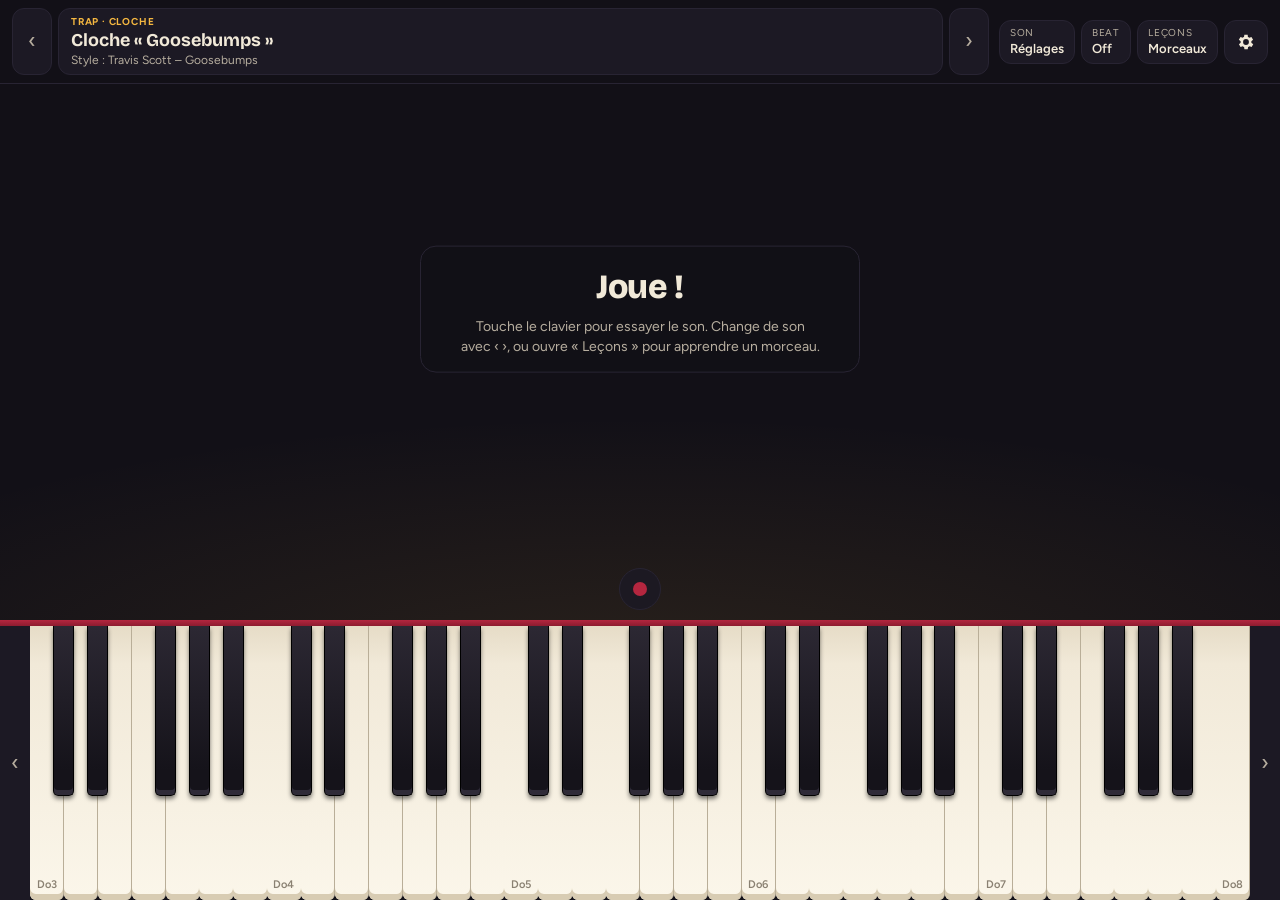
<file: index.html>
<!doctype html>
<html lang="fr">
<head>
<meta charset="utf-8">
<meta name="viewport" content="width=device-width, initial-scale=1, maximum-scale=1, user-scalable=no, viewport-fit=cover">
<title>Piano Magique</title>
<meta name="description" content="Plus de 100 sons inspirés de tubes à jouer sur un piano tactile. Gratuit, sans pub, sans achat.">
<meta name="theme-color" content="#121017">
<meta name="apple-mobile-web-app-capable" content="yes">
<meta name="mobile-web-app-capable" content="yes">
<meta name="apple-mobile-web-app-status-bar-style" content="black-translucent">
<meta name="apple-mobile-web-app-title" content="Piano Magique">
<link rel="manifest" href="manifest.webmanifest">
<link rel="icon" href="icons/icon.svg" type="image/svg+xml">
<link rel="apple-touch-icon" href="icons/icon-180.png">
<link rel="preconnect" href="https://fonts.googleapis.com">
<link rel="preconnect" href="https://fonts.gstatic.com" crossorigin>
<link rel="stylesheet" href="https://fonts.googleapis.com/css2?family=Bricolage+Grotesque:opsz,wght@12..96,500;12..96,700;12..96,800&family=Figtree:wght@400;500;600;700&display=swap">
<link rel="stylesheet" href="style.css">
</head>
<body>
<div id="app" class="mode-free">
  <header class="topbar">
    <div class="preset-nav">
      <button id="presetPrev" class="nav-btn" type="button" aria-label="Son précédent">‹</button>
      <button id="btnPreset" class="preset-btn" type="button" aria-haspopup="dialog">
        <span id="presetCat" class="preset-cat">Sons</span>
        <span id="presetName" class="preset-name">Choisis un son</span>
        <span id="presetRef" class="preset-ref">Bibliothèque de sons</span>
      </button>
      <button id="presetNext" class="nav-btn" type="button" aria-label="Son suivant">›</button>
    </div>
    <div class="tools">
      <button id="btnTweak" class="tool-btn" type="button" aria-haspopup="dialog">
        <span class="tool-label">Son</span><span class="tool-value">Réglages</span>
      </button>
      <button id="btnBeat" class="tool-btn" type="button" aria-haspopup="dialog">
        <span class="tool-label">Beat</span><span id="beatName" class="tool-value">Off</span>
      </button>
      <button id="btnLessons" class="tool-btn" type="button" aria-haspopup="dialog">
        <span class="tool-label">Leçons</span><span class="tool-value">Morceaux</span>
      </button>
      <button id="btnSettings" class="icon-btn" type="button" aria-label="Réglages" aria-haspopup="dialog">
        <svg viewBox="0 0 24 24" width="20" height="20" aria-hidden="true"><path fill="currentColor" d="M19.4 13a7.6 7.6 0 0 0 0-2l2.1-1.6-2-3.5-2.5 1a7.4 7.4 0 0 0-1.7-1L15 3.3h-4l-.4 2.6a7.4 7.4 0 0 0-1.7 1l-2.5-1-2 3.5L6.6 11a7.6 7.6 0 0 0 0 2l-2.1 1.6 2 3.5 2.5-1c.5.4 1.1.7 1.7 1l.4 2.6h4l.4-2.6c.6-.3 1.2-.6 1.7-1l2.5 1 2-3.5L19.4 13ZM13 15.5a3.5 3.5 0 1 1 0-7 3.5 3.5 0 0 1 0 7Z" transform="translate(-1 0)"/></svg>
      </button>
    </div>
  </header>

  <section id="stage" aria-label="Scène">
    <canvas id="fall"></canvas>
    <div id="lessonBar" class="lesson-bar" hidden>
      <div class="lesson-meta">
        <span class="tool-label">Leçon</span>
        <span id="songTitle" class="lesson-title"></span>
      </div>
      <nav class="modes" role="tablist" aria-label="Mode de leçon">
        <button type="button" role="tab" data-mode="magic" class="active" title="Chaque tap joue la note suivante">Magique</button>
        <button type="button" role="tab" data-mode="learn" title="Joue la touche dorée pour avancer">Apprendre</button>
        <button type="button" role="tab" data-mode="auto" title="Le morceau se joue tout seul">Écouter</button>
      </nav>
      <button id="btnQuitLesson" class="btn ghost small" type="button">Quitter</button>
    </div>
    <div id="hint" class="hint">
      <strong>Joue !</strong>
      <span></span>
    </div>
    <div class="hud" id="hud" hidden>
      <div class="progress" aria-hidden="true"><div id="progressBar"></div></div>
      <span id="counter" class="counter"></span>
    </div>
    <div class="transport">
      <button id="btnRestart" class="round-btn" type="button" aria-label="Recommencer">
        <svg viewBox="0 0 24 24" width="18" height="18" aria-hidden="true"><path fill="currentColor" d="M12 5V2L7 6l5 4V7a5 5 0 1 1-5 5H5a7 7 0 1 0 7-7Z"/></svg>
      </button>
      <button id="btnPlay" class="round-btn play" type="button" aria-label="Lecture">
        <svg class="i-play" viewBox="0 0 24 24" width="20" height="20" aria-hidden="true"><path fill="currentColor" d="M8 5v14l11-7z"/></svg>
        <svg class="i-pause" viewBox="0 0 24 24" width="20" height="20" aria-hidden="true"><path fill="currentColor" d="M7 5h4v14H7zm6 0h4v14h-4z"/></svg>
      </button>
      <label class="speed" for="speed">
        <span>Vitesse</span>
        <input id="speed" type="range" min="0.4" max="1.6" step="0.05" value="1">
        <output id="speedOut">100 %</output>
      </label>
      <button id="btnRec" class="round-btn rec" type="button" aria-label="Enregistrer">
        <span class="rec-dot" aria-hidden="true"></span>
      </button>
    </div>
    <div id="toast" class="toast" role="status" aria-live="polite"></div>
  </section>

  <section id="kbwrap" aria-label="Clavier">
    <div class="felt" aria-hidden="true"></div>
    <button id="octDown" class="oct-btn" type="button" aria-label="Octave plus grave">‹</button>
    <div id="keyboard"></div>
    <button id="octUp" class="oct-btn" type="button" aria-label="Octave plus aiguë">›</button>
  </section>
</div>

<!-- ======================= Panneaux ======================= -->
<div id="scrim" class="scrim" hidden></div>

<aside id="panelSound" class="panel wide" role="dialog" aria-modal="true" aria-labelledby="soundTitle" hidden>
  <header class="panel-head">
    <h2 id="soundTitle">Sons</h2>
    <button class="close" type="button" data-close aria-label="Fermer">✕</button>
  </header>
  <div class="panel-tools">
    <input id="soundSearch" class="search" type="search" placeholder="Artiste, morceau ou instrument : Travis, phonk, 808, flûte…" autocomplete="off">
    <div id="soundCats" class="chips" role="tablist"></div>
    <div id="soundBanks" class="chips" role="tablist" hidden></div>
    <p id="soundNote" class="note"></p>
  </div>
  <div id="soundList" class="sound-grid"></div>
</aside>

<aside id="panelTweak" class="panel" role="dialog" aria-modal="true" aria-labelledby="tweakTitle" hidden>
  <header class="panel-head">
    <h2 id="tweakTitle">Réglages du son</h2>
    <button class="close" type="button" data-close aria-label="Fermer">✕</button>
  </header>
  <div class="panel-body">
    <p id="tweakFor" class="note"></p>
    <div id="tweakSliders" class="tweaks"></div>
    <label class="check" for="twMono"><input id="twMono" type="checkbox"> Mono avec glissando (808, leads)</label>
    <div class="actions">
      <button id="twReset" class="btn ghost" type="button">Réinitialiser</button>
      <button id="twSave" class="btn" type="button">Enregistrer dans « Mes sons »</button>
    </div>
    <div id="twSaveRow" class="save-row" hidden>
      <label class="field" for="twName"><span>Nom de ton son</span><input id="twName" type="text"></label>
      <button id="twSaveOk" class="btn" type="button">Garder</button>
    </div>
  </div>
</aside>

<aside id="panelLibrary" class="panel" role="dialog" aria-modal="true" aria-labelledby="libTitle" hidden>
  <header class="panel-head">
    <h2 id="libTitle">Leçons</h2>
    <button class="close" type="button" data-close aria-label="Fermer">✕</button>
  </header>
  <div class="panel-tools">
    <p class="note">Apprends un morceau avec le son de ton choix : les notes tombent sur le clavier. En mode Magique, chaque tap joue la note suivante.</p>
    <input id="libSearch" class="search" type="search" placeholder="Rechercher un morceau…" autocomplete="off">
    <div id="libCats" class="chips" role="tablist"></div>
  </div>
  <ul id="libList" class="list"></ul>
  <footer class="panel-foot">
    <button id="btnImportMidi" class="btn" type="button">Importer un MIDI</button>
    <button id="btnNewSong" class="btn" type="button">Écrire un morceau</button>
    <button id="btnImportJson" class="btn ghost" type="button">Importer (.json)</button>
    <button id="btnExportJson" class="btn ghost" type="button">Exporter</button>
    <input id="fileMidi" type="file" accept=".mid,.midi,audio/midi,audio/x-midi" hidden>
    <input id="fileJson" type="file" accept=".json,application/json" hidden>
  </footer>
</aside>

<aside id="panelBeat" class="panel" role="dialog" aria-modal="true" aria-labelledby="beatTitle" hidden>
  <header class="panel-head">
    <h2 id="beatTitle">Beat</h2>
    <button class="close" type="button" data-close aria-label="Fermer">✕</button>
  </header>
  <div class="panel-body">
    <div id="beatStyles" class="beat-grid"></div>
    <label class="field" for="beatBpm"><span>Tempo</span>
      <input id="beatBpm" type="range" min="50" max="180" step="1" value="96"><output id="beatBpmOut">96 BPM</output></label>
    <label class="field" for="beatVol"><span>Volume du beat</span>
      <input id="beatVol" type="range" min="0" max="1" step="0.05" value="0.7"></label>
    <label class="check" for="beatSync"><input id="beatSync" type="checkbox" checked> Pendant une leçon, caler le tempo sur le morceau</label>
    <div id="beatSteps" class="steps" aria-hidden="true"></div>
  </div>
</aside>

<aside id="panelSettings" class="panel" role="dialog" aria-modal="true" aria-labelledby="setTitle" hidden>
  <header class="panel-head">
    <h2 id="setTitle">Réglages</h2>
    <button class="close" type="button" data-close aria-label="Fermer">✕</button>
  </header>
  <div class="panel-body">
    <label class="field" for="setVolume"><span>Volume général</span><input id="setVolume" type="range" min="0" max="1" step="0.01" value="0.85"></label>
    <label class="field" for="setKeySize"><span>Taille des touches</span><input id="setKeySize" type="range" min="26" max="70" step="1" value="34"></label>
    <label class="field" for="setTranspose"><span>Transposer</span><input id="setTranspose" type="range" min="-12" max="12" step="1" value="0"><output id="setTransposeOut">0</output></label>
    <fieldset class="field">
      <legend>Couleur des touches allumées</legend>
      <div id="keyColors" class="swatches"></div>
    </fieldset>
    <label class="check" for="setSustain"><input id="setSustain" type="checkbox"> Pédale de sustain</label>
    <label class="check" for="setLabels"><input id="setLabels" type="checkbox" checked> Noms des notes sur les touches</label>
    <label class="check" for="setSolfege"><input id="setSolfege" type="checkbox" checked> Do Ré Mi (au lieu de C D E)</label>
    <label class="check" for="setAnyOctave"><input id="setAnyOctave" type="checkbox" checked> Leçons : accepter la bonne note à n'importe quelle octave</label>
    <label class="check" for="setFall"><input id="setFall" type="checkbox" checked> Notes animées au-dessus du clavier</label>
    <button id="btnMidi" class="btn ghost" type="button">Connecter un clavier MIDI</button>
    <p class="note">Clavier MIDI : branche-le (ou connecte-le en Bluetooth) puis touche une note, puis touche « Connecter un clavier MIDI » (Chrome, Edge, Android). Clavier d'ordinateur : rangée A&nbsp;S&nbsp;D&nbsp;F… (Q&nbsp;S&nbsp;D&nbsp;F en AZERTY) = touches blanches, rangée du dessus = touches noires, flèches ← → = octave, ↑ ↓ = son suivant.</p>
    <p class="note">100&nbsp;% gratuit, sans publicité, sans compte. Les sons sont recréés par synthèse et s'inspirent des morceaux cités ; tes sons et morceaux restent sur ton appareil.</p>
  </div>
</aside>

<aside id="panelEditor" class="panel wide" role="dialog" aria-modal="true" aria-labelledby="edTitle" hidden>
  <header class="panel-head">
    <h2 id="edTitle">Écrire un morceau</h2>
    <button class="close" type="button" data-close aria-label="Fermer">✕</button>
  </header>
  <form id="edForm" class="panel-body" novalidate>
    <div class="row2">
      <label class="field" for="edName"><span>Titre</span><input id="edName" type="text" required placeholder="Mon morceau"></label>
      <label class="field" for="edArtist"><span>Artiste</span><input id="edArtist" type="text" placeholder="Moi"></label>
    </div>
    <div class="row2">
      <label class="field" for="edBpm"><span>Tempo (noires / min)</span><input id="edBpm" type="number" min="20" max="300" value="100"></label>
      <label class="field" for="edUnit"><span>Durée « 1 » =</span>
        <select id="edUnit"><option value="2">une croche</option><option value="4">une double-croche</option><option value="1">une noire</option></select></label>
    </div>
    <label class="field" for="edNotes"><span>Notes</span>
      <textarea id="edNotes" rows="7" spellcheck="false" placeholder="Mi4:1 Ré#4 Mi4 Ré#4 Mi4 Si3 Ré4 Do4 La3:2"></textarea></label>
    <p class="note">Une note = nom + octave : <code>C4</code> ou <code>Do4</code>, <code>F#5</code> ou <code>Fa#5</code>, <code>Bb3</code> ou <code>Sib3</code>. Accord : <code>C4+E4+G4</code>. Durée : <code>:2</code> (elle reste la même pour les notes suivantes). Silence : <code>-</code>. Astuce : le bouton ● enregistre ce que tu joues.</p>
    <p id="edError" class="error" role="alert"></p>
    <div class="actions">
      <button id="edPreview" class="btn ghost" type="button">Écouter</button>
      <button class="btn" type="submit">Enregistrer</button>
    </div>
  </form>
</aside>

<aside id="panelMidi" class="panel wide" role="dialog" aria-modal="true" aria-labelledby="midiTitle" hidden>
  <header class="panel-head">
    <h2 id="midiTitle">Importer un fichier MIDI</h2>
    <button class="close" type="button" data-close aria-label="Fermer">✕</button>
  </header>
  <form id="midiForm" class="panel-body" novalidate>
    <label class="field" for="midiName"><span>Titre</span><input id="midiName" type="text"></label>
    <label class="field" for="midiMelody"><span>Piste mélodie (celle que tu joues en tapant)</span><select id="midiMelody"></select></label>
    <fieldset class="field">
      <legend>Accompagnement (joué automatiquement entre tes taps)</legend>
      <div id="midiAcc" class="acc-list"></div>
    </fieldset>
    <label class="field" for="midiChord"><span>Notes max par tap</span>
      <select id="midiChord"><option value="1">1 (mélodie seule)</option><option value="2">2</option><option value="3" selected>3</option><option value="0">Toutes</option></select></label>
    <p class="note">Le fichier reste sur ton appareil.</p>
    <p id="midiError" class="error" role="alert"></p>
    <div class="actions">
      <button class="btn" type="submit">Créer la leçon</button>
    </div>
  </form>
</aside>

<aside id="panelSave" class="panel" role="dialog" aria-modal="true" aria-labelledby="saveTitle" hidden>
  <header class="panel-head">
    <h2 id="saveTitle">Enregistrement terminé</h2>
    <button class="close" type="button" data-close aria-label="Fermer">✕</button>
  </header>
  <form id="saveForm" class="panel-body" novalidate>
    <p id="saveInfo" class="note"></p>
    <label class="field" for="saveName"><span>Nom du morceau</span><input id="saveName" type="text" required></label>
    <div class="actions">
      <button id="saveDiscard" class="btn ghost" type="button">Supprimer</button>
      <button class="btn" type="submit">Garder</button>
    </div>
  </form>
</aside>

<aside id="panelConfirm" class="panel" role="dialog" aria-modal="true" aria-labelledby="confTitle" hidden>
  <header class="panel-head">
    <h2 id="confTitle">Supprimer ?</h2>
    <button class="close" type="button" data-close aria-label="Fermer">✕</button>
  </header>
  <div class="panel-body">
    <p id="confText" class="note"></p>
    <div class="actions">
      <button class="btn ghost" type="button" data-close>Annuler</button>
      <button id="confOk" class="btn danger" type="button">Supprimer</button>
    </div>
  </div>
</aside>

<script src="js/presets.js"></script>
<script src="js/songs.js"></script>
<script src="js/audio.js"></script>
<script src="js/midi.js"></script>
<script src="js/app.js"></script>
</body>
</html>
</file>
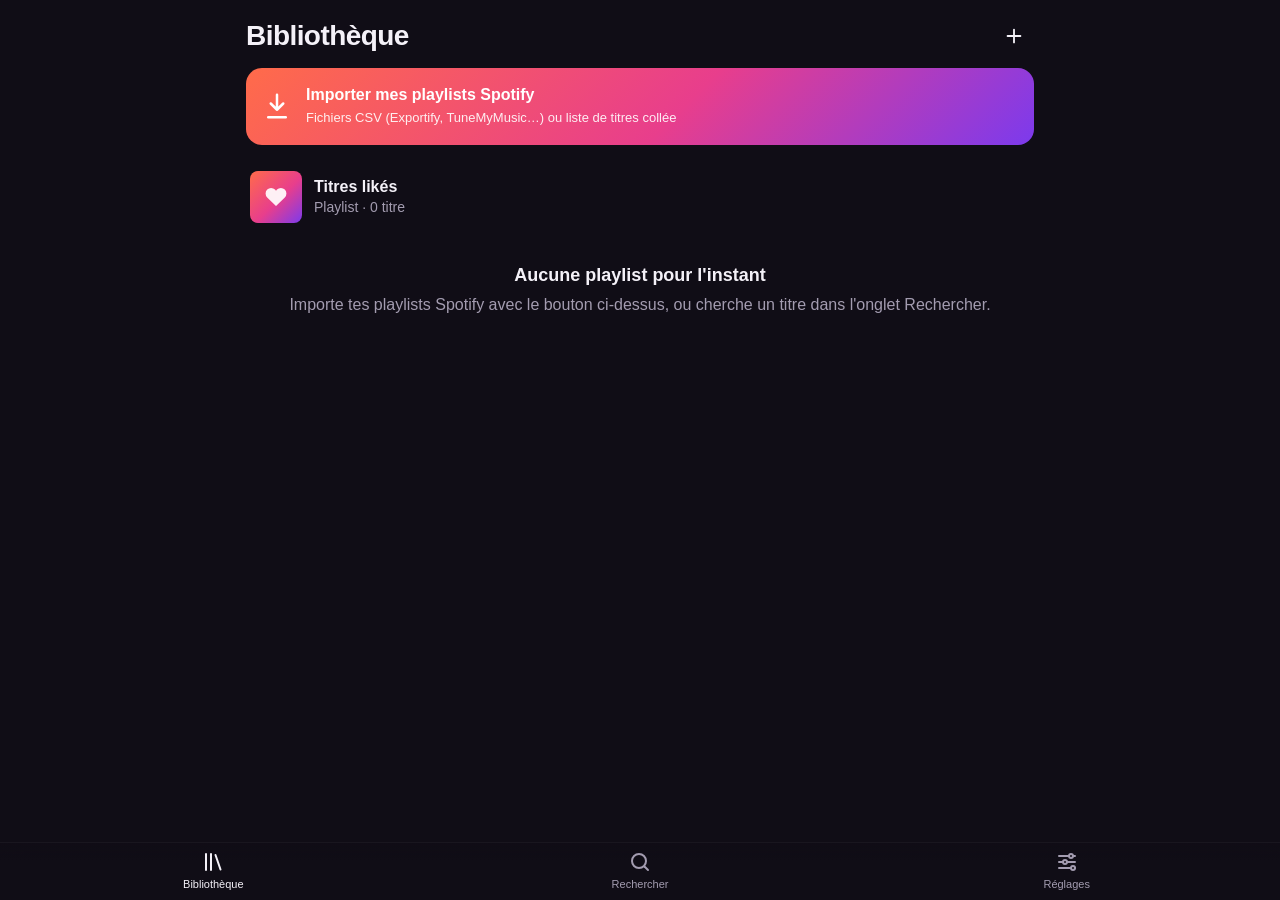
<file: zik/index.html>
<!doctype html>
<html lang="fr">
<head>
<meta charset="utf-8">
<meta name="viewport" content="width=device-width, initial-scale=1, maximum-scale=1, viewport-fit=cover">
<meta name="theme-color" content="#100d16">
<meta name="apple-mobile-web-app-capable" content="yes">
<meta name="apple-mobile-web-app-status-bar-style" content="black-translucent">
<meta name="apple-mobile-web-app-title" content="Zik">
<meta name="referrer" content="strict-origin-when-cross-origin">
<title>Zik</title>
<link rel="manifest" href="manifest.webmanifest">
<link rel="apple-touch-icon" href="icon-180.png">
<link rel="stylesheet" href="style.css">
</head>
<body>
<main id="view"></main>

<!-- Lecteur YouTube officiel : toujours visible (petit en bas, grand quand le lecteur est ouvert) -->
<div id="video-box" data-action="open-player"><div id="yt-player"></div></div>

<div id="mini" data-action="open-player">
  <div class="mini-video-slot"></div>
  <div class="mini-info">
    <div id="mini-title" class="ellipsis"></div>
    <div id="mini-artist" class="ellipsis muted"></div>
  </div>
  <button class="icon-btn" data-action="like-current" id="mini-like" aria-label="J'aime"></button>
  <button class="icon-btn" data-action="toggle-play" id="mini-play" aria-label="Lecture"></button>
  <button class="icon-btn" data-action="next" id="mini-next" aria-label="Suivant"></button>
  <div class="mini-progress"><div id="mini-bar"></div></div>
</div>

<nav id="tabs">
  <button data-action="tab" data-tab="library" class="tab"><span class="ti" data-icon="library"></span>Bibliothèque</button>
  <button data-action="tab" data-tab="search" class="tab"><span class="ti" data-icon="search"></span>Rechercher</button>
  <button data-action="tab" data-tab="settings" class="tab"><span class="ti" data-icon="settings"></span>Réglages</button>
</nav>

<section id="player" aria-hidden="true">
  <header class="player-head">
    <button class="icon-btn" data-action="close-player" aria-label="Fermer" data-icon="down"></button>
    <div class="player-src">
      <div class="muted small">EN COURS</div>
      <div id="player-src" class="ellipsis"></div>
    </div>
    <button class="icon-btn" data-action="show-queue" aria-label="File d'attente" data-icon="queue"></button>
  </header>
  <div class="player-video-slot"></div>
  <div class="player-body">
    <div class="player-info">
      <div class="player-text">
        <div id="pl-title" class="ellipsis"></div>
        <div id="pl-artist" class="ellipsis muted"></div>
      </div>
      <button class="icon-btn big" data-action="like-current" id="pl-like" aria-label="J'aime"></button>
    </div>
    <div class="seek">
      <input type="range" id="pl-seek" min="0" max="1000" value="0" step="1" aria-label="Position">
      <div class="times"><span id="pl-cur">0:00</span><span id="pl-status" class="muted"></span><span id="pl-dur">0:00</span></div>
    </div>
    <div class="controls">
      <button class="icon-btn" data-action="toggle-shuffle" id="pl-shuffle" aria-label="Aléatoire" data-icon="shuffle"></button>
      <button class="icon-btn big" data-action="prev" aria-label="Précédent" data-icon="prev"></button>
      <button class="play-btn" data-action="toggle-play" id="pl-play" aria-label="Lecture"></button>
      <button class="icon-btn big" data-action="next" aria-label="Suivant" data-icon="next"></button>
      <button class="icon-btn" data-action="toggle-repeat" id="pl-repeat" aria-label="Répéter" data-icon="repeat"></button>
    </div>
    <div class="player-extra">
      <button class="chip" data-action="choose-video-current">Pas la bonne vidéo ?</button>
      <button class="chip" data-action="add-current">Ajouter à une playlist</button>
    </div>
  </div>
</section>

<div id="sheet-backdrop" data-action="close-sheet"></div>
<div id="sheet" role="dialog" aria-modal="true">
  <div class="sheet-grip"></div>
  <div class="sheet-head"><h2 id="sheet-title"></h2><button class="icon-btn" data-action="close-sheet" aria-label="Fermer" data-icon="close"></button></div>
  <div id="sheet-body"></div>
</div>

<div id="banner"></div>
<div id="toast"></div>

<input type="file" id="file-csv" accept=".csv,.txt,text/csv,text/plain" multiple hidden>
<input type="file" id="file-json" accept=".json,application/json" hidden>
<script src="app.js"></script>
</body>
</html>
</file>
<file: style.css>
/* Concept : la scène d'un piano de concert — laque noire, touches ivoire,
   bande de feutre rouge au-dessus du clavier, notes qui s'allument en or. */
:root {
  --lacquer: #121017;      /* fond : laque noire légèrement violacée */
  --lacquer-2: #1c1924;    /* surfaces */
  --lacquer-3: #282433;    /* surfaces relevées, bordures */
  --ivory: #f1e9d8;        /* texte principal + touches blanches */
  --ivory-dim: #b7ae9f;    /* texte secondaire */
  --ebony: #15131a;        /* touches noires */
  --felt: #b4263f;         /* feutre rouge : accent principal */
  --gold: #f4b740;         /* notes jouées / à jouer */
  --teal: #47c2b1;         /* accompagnement automatique */
  --danger: #ff6b6b;
  --font-display: "Bricolage Grotesque", "Avenir Next", "Segoe UI", system-ui, sans-serif;
  --font-body: "Figtree", "Avenir Next", "Segoe UI", system-ui, -apple-system, sans-serif;
  --radius: 12px;
  --kb-h: clamp(150px, 36vh, 280px);
  --gutter-l: max(12px, env(safe-area-inset-left, 0px));
  --gutter-r: max(12px, env(safe-area-inset-right, 0px));
  color-scheme: dark;
}

* { box-sizing: border-box; }
[hidden] { display: none !important; }
html, body { height: 100%; }
body {
  margin: 0;
  background: var(--lacquer);
  color: var(--ivory);
  font-family: var(--font-body);
  font-size: 15px;
  line-height: 1.4;
  overflow: hidden;
  overscroll-behavior: none;
  -webkit-tap-highlight-color: transparent;
  -webkit-user-select: none;
  user-select: none;
  -webkit-touch-callout: none;
}
button, input, select, textarea { font: inherit; color: inherit; }
button { cursor: pointer; }
:focus-visible { outline: 2px solid var(--gold); outline-offset: 2px; }
code { font-family: ui-monospace, "SF Mono", Menlo, monospace; font-size: 0.92em; color: var(--gold); }

#app {
  height: 100%;
  display: flex;
  flex-direction: column;
  padding-top: env(safe-area-inset-top, 0px);
}

/* ---------------------------------------------------------- barre du haut */
.topbar {
  display: flex;
  flex-wrap: wrap;
  align-items: center;
  gap: 8px 10px;
  padding: 8px var(--gutter-r) 8px var(--gutter-l);
  background: var(--lacquer);
  border-bottom: 1px solid var(--lacquer-3);
  z-index: 2;
}
.preset-nav {
  display: flex;
  align-items: stretch;
  gap: 6px;
  flex: 1 1 280px;
  min-width: 0;
}
.nav-btn {
  flex: 0 0 40px;
  border-radius: var(--radius);
  border: 1px solid var(--lacquer-3);
  background: var(--lacquer-2);
  font-size: 22px;
  color: var(--ivory-dim);
}
.nav-btn:hover { color: var(--ivory); border-color: var(--ivory-dim); }
.preset-btn {
  flex: 1;
  min-width: 0;
  display: flex;
  flex-direction: column;
  align-items: flex-start;
  gap: 1px;
  padding: 6px 12px;
  background: var(--lacquer-2);
  border: 1px solid var(--lacquer-3);
  border-radius: var(--radius);
  text-align: left;
}
.preset-btn:hover { border-color: var(--ivory-dim); }
.preset-cat { font-size: 10px; letter-spacing: 0.08em; text-transform: uppercase; color: var(--gold); font-weight: 700; }
.preset-name, .preset-ref { max-width: 100%; white-space: nowrap; overflow: hidden; text-overflow: ellipsis; }
.preset-name { font-family: var(--font-display); font-weight: 700; font-size: 18px; line-height: 1.15; }
.preset-ref { font-size: 12px; color: var(--ivory-dim); }

.modes {
  display: flex;
  padding: 3px;
  background: var(--lacquer-2);
  border: 1px solid var(--lacquer-3);
  border-radius: var(--radius);
}
.modes button {
  border: 0;
  background: transparent;
  padding: 6px 11px;
  border-radius: 9px;
  font-weight: 600;
  font-size: 13px;
  color: var(--ivory-dim);
}
.modes button.active { background: var(--felt); color: var(--ivory); }

.tools { display: flex; gap: 6px; }
.tool-btn, .icon-btn {
  display: flex;
  flex-direction: column;
  align-items: flex-start;
  justify-content: center;
  padding: 5px 10px;
  min-height: 44px;
  background: var(--lacquer-2);
  border: 1px solid var(--lacquer-3);
  border-radius: var(--radius);
}
.icon-btn { align-items: center; width: 44px; padding: 0; }
.tool-btn:hover, .icon-btn:hover { border-color: var(--ivory-dim); }
.tool-label { font-size: 10px; letter-spacing: 0.08em; text-transform: uppercase; color: var(--ivory-dim); }
.tool-value { font-size: 13px; font-weight: 600; max-width: 130px; white-space: nowrap; overflow: hidden; text-overflow: ellipsis; }
.tool-btn.on { border-color: var(--gold); }

@media (max-width: 720px) {
  .preset-nav { flex-basis: 100%; }
  .tools { flex: 1 1 100%; }
  .tool-btn { flex: 1; }
  .tool-value { max-width: 100%; }
}
@media (max-height: 480px) and (orientation: landscape) {
  .topbar { flex-wrap: nowrap; padding-block: 5px; }
  .preset-nav { flex: 1 1 auto; }
  .preset-btn { padding-block: 3px; }
  .preset-name { font-size: 15px; }
  .preset-cat { display: none; }
  .tool-btn, .icon-btn { min-height: 38px; }
  .tool-label { display: none; }
  :root { --kb-h: clamp(120px, 44vh, 200px); }
}

/* ---------------------------------------------------------- scène */
#stage {
  position: relative;
  flex: 1;
  min-height: 90px;
  overflow: hidden;
  background:
    radial-gradient(120% 80% at 50% 110%, rgba(244, 183, 64, 0.10), transparent 60%),
    var(--lacquer);
  touch-action: none;
}
#fall { position: absolute; inset: 0; width: 100%; height: 100%; display: block; }
.hint {
  position: absolute;
  left: 50%; top: 42%;
  transform: translate(-50%, -50%);
  display: flex; flex-direction: column; align-items: center; gap: 6px;
  width: min(92%, 440px);
  padding: 16px 20px;
  border-radius: 16px;
  background: rgba(18, 16, 23, 0.82);
  border: 1px solid var(--lacquer-3);
  text-align: center;
  pointer-events: none;
  transition: opacity 0.3s;
  z-index: 1;
}
.hint strong { font-family: var(--font-display); font-weight: 800; font-size: clamp(22px, 5vw, 34px); letter-spacing: -0.01em; text-wrap: balance; }
.hint span { color: var(--ivory-dim); font-size: 14px; text-wrap: balance; }
.hint.gone { opacity: 0; }

.hud {
  position: absolute;
  top: 10px; left: var(--gutter-l); right: var(--gutter-r);
  display: flex; align-items: center; gap: 10px;
  pointer-events: none;
}
.progress { flex: 1; height: 4px; border-radius: 4px; background: var(--lacquer-3); overflow: hidden; }
#progressBar { height: 100%; width: 0; background: var(--gold); transition: width 0.15s; }
.counter { font-size: 12px; color: var(--ivory-dim); font-variant-numeric: tabular-nums; min-width: 64px; text-align: right; }

.transport {
  position: absolute;
  left: var(--gutter-l); right: var(--gutter-r); bottom: 10px;
  display: flex; align-items: center; justify-content: center; gap: 10px;
  pointer-events: none;
}
.transport > * { pointer-events: auto; }
.round-btn {
  width: 42px; height: 42px;
  display: grid; place-items: center;
  border-radius: 50%;
  background: rgba(28, 25, 36, 0.85);
  border: 1px solid var(--lacquer-3);
}
.round-btn:hover { border-color: var(--ivory-dim); }
.round-btn.play { width: 50px; height: 50px; background: var(--ivory); color: var(--lacquer); border-color: var(--ivory); }
.round-btn .i-pause { display: none; }
.round-btn.playing .i-play { display: none; }
.round-btn.playing .i-pause { display: block; }
.rec-dot { width: 14px; height: 14px; border-radius: 50%; background: var(--felt); }
.round-btn.rec.recording { border-color: var(--felt); animation: pulse 1s infinite; }
.round-btn.rec.recording .rec-dot { border-radius: 3px; background: var(--danger); }
@keyframes pulse { 50% { box-shadow: 0 0 0 6px rgba(180, 38, 63, 0.35); } }
.speed {
  display: flex; align-items: center; gap: 8px;
  padding: 6px 12px; border-radius: 999px;
  background: rgba(28, 25, 36, 0.85); border: 1px solid var(--lacquer-3);
  font-size: 12px; color: var(--ivory-dim);
}
.speed input { width: 90px; }
.speed output { font-variant-numeric: tabular-nums; min-width: 40px; color: var(--ivory); }

/* boutons visibles selon le mode */
.transport > * { display: none !important; }
.mode-free #btnRec { display: grid !important; }
.mode-magic #btnRestart, .mode-learn #btnRestart, .mode-auto #btnRestart, .mode-auto #btnPlay { display: grid !important; }
.mode-auto .speed, .mode-learn .speed { display: flex !important; }

.lesson-bar {
  position: absolute;
  top: 8px; left: var(--gutter-l); right: var(--gutter-r);
  display: flex; align-items: center; gap: 8px; flex-wrap: wrap;
  z-index: 2;
}
.lesson-meta { display: flex; flex-direction: column; min-width: 0; flex: 1 1 120px; }
.lesson-title { font-family: var(--font-display); font-weight: 700; font-size: 15px; white-space: nowrap; overflow: hidden; text-overflow: ellipsis; }
.btn.small { padding: 7px 12px; font-size: 13px; }
.hud { top: auto; bottom: 64px; }

.toast {
  position: absolute; left: 50%; top: 26px; transform: translate(-50%, -8px);
  max-width: min(92%, 460px);
  padding: 8px 14px; border-radius: 999px;
  background: var(--ivory); color: var(--lacquer);
  font-weight: 600; font-size: 14px; text-align: center;
  opacity: 0; pointer-events: none; transition: opacity 0.2s, transform 0.2s;
  z-index: 3;
}
.toast.show { opacity: 1; transform: translate(-50%, 0); }

/* ---------------------------------------------------------- clavier */
#kbwrap {
  position: relative;
  height: calc(var(--kb-h) + env(safe-area-inset-bottom, 0px));
  padding-bottom: env(safe-area-inset-bottom, 0px);
  padding-left: env(safe-area-inset-left, 0px);
  padding-right: env(safe-area-inset-right, 0px);
  display: flex;
  background: var(--ebony);
  border-top: 6px solid var(--felt);
}
.felt { position: absolute; left: 0; right: 0; top: -6px; height: 6px; background: linear-gradient(var(--felt), #8d1c30); pointer-events: none; }
.oct-btn {
  flex: 0 0 30px;
  border: 0;
  background: var(--lacquer-2);
  color: var(--ivory-dim);
  font-size: 22px;
}
.oct-btn:hover { color: var(--ivory); }
#keyboard {
  position: relative;
  flex: 1;
  min-width: 0;
  touch-action: none;
  overflow: hidden;
}
.key {
  position: absolute;
  top: 0;
  display: flex; align-items: flex-end; justify-content: center;
  padding-bottom: 8px;
  font-size: 11px; font-weight: 600;
  pointer-events: none; /* les touches sont détectées par géométrie */
}
.key.white {
  height: 100%;
  background: linear-gradient(180deg, #e6dcc7 0%, var(--ivory) 14%, #fbf6ea 100%);
  border-right: 1px solid #b9ae98;
  border-radius: 0 0 6px 6px;
  color: #8a8172;
  box-shadow: inset 0 -6px 0 #d8ccb3;
}
.key.black {
  height: 62%;
  z-index: 2;
  background: linear-gradient(180deg, #2c2833 0%, var(--ebony) 85%);
  border: 1px solid #000;
  border-top: 0;
  border-radius: 0 0 5px 5px;
  box-shadow: inset 0 -5px 0 #2f2b38, 0 3px 4px rgba(0, 0, 0, 0.5);
  color: #8f879c;
  font-size: 9px;
}
.key.white.down { background: linear-gradient(180deg, #d9cdb3, #efe4cc); box-shadow: inset 0 -2px 0 #cdbfa3; }
.key.black.down { background: #0c0b0f; box-shadow: inset 0 -2px 0 #2f2b38; }
.key.lit.white { background: linear-gradient(180deg, #f7d27a, var(--gold)); color: #4a3200; box-shadow: inset 0 -4px 0 #c98f1d, 0 0 18px rgba(244, 183, 64, 0.6); }
.key.lit.black { background: linear-gradient(180deg, #ffd27a, #d99a1f); color: #3a2700; box-shadow: 0 0 16px rgba(244, 183, 64, 0.6); }
.key.acc.white { background: linear-gradient(180deg, #a6e9df, var(--teal)); color: #053a33; }
.key.acc.black { background: linear-gradient(180deg, #7fe0d2, #2b9f90); color: #053a33; }
.key.next.white { box-shadow: inset 0 -6px 0 var(--gold), inset 0 0 0 3px var(--gold); color: #8a5a00; }
.key.next.black { box-shadow: inset 0 0 0 3px var(--gold); }
.key.wrong.white { background: linear-gradient(180deg, #ffb3b3, var(--danger)); }
.key.wrong.black { background: var(--danger); }
.hide-labels .key span { display: none; }

/* ---------------------------------------------------------- panneaux */
.scrim { position: fixed; inset: 0; background: rgba(5, 4, 8, 0.6); z-index: 20; }
.panel {
  position: fixed;
  top: 0; right: 0; bottom: 0;
  width: min(440px, 100%);
  display: flex; flex-direction: column;
  background: var(--lacquer-2);
  border-left: 1px solid var(--lacquer-3);
  z-index: 21;
  padding-top: env(safe-area-inset-top, 0px);
  padding-bottom: env(safe-area-inset-bottom, 0px);
  padding-right: env(safe-area-inset-right, 0px);
  -webkit-user-select: text; user-select: text;
  animation: slide 0.22s ease-out;
}
.panel.wide { width: min(680px, 100%); }
@keyframes slide { from { transform: translateX(24px); opacity: 0; } }
@media (prefers-reduced-motion: reduce) { .panel { animation: none; } .round-btn.rec.recording { animation: none; } }
.panel-head {
  display: flex; align-items: center; justify-content: space-between; gap: 12px;
  padding: 14px 16px 10px;
}
.panel-head h2 { margin: 0; font-family: var(--font-display); font-weight: 800; font-size: 24px; letter-spacing: -0.01em; }
.close { width: 40px; height: 40px; border-radius: 50%; border: 1px solid var(--lacquer-3); background: transparent; }
.panel-tools { padding: 0 16px 10px; display: flex; flex-direction: column; gap: 10px; }
.panel-body { padding: 4px 16px 20px; display: flex; flex-direction: column; gap: 14px; overflow-y: auto; }
.panel-foot { padding: 12px 16px; display: flex; flex-wrap: wrap; gap: 8px; border-top: 1px solid var(--lacquer-3); }
.search {
  width: 100%;
  padding: 11px 14px;
  border-radius: var(--radius);
  border: 1px solid var(--lacquer-3);
  background: var(--lacquer);
}
.chips { display: flex; gap: 6px; overflow-x: auto; padding-bottom: 2px; scrollbar-width: none; }
.chips::-webkit-scrollbar { display: none; }
.chip {
  flex: 0 0 auto;
  padding: 6px 12px;
  border-radius: 999px;
  border: 1px solid var(--lacquer-3);
  background: transparent;
  font-size: 13px; font-weight: 600; color: var(--ivory-dim);
}
.chip.active { background: var(--ivory); color: var(--lacquer); border-color: var(--ivory); }
.note { margin: 0; font-size: 13px; color: var(--ivory-dim); }
.error { margin: 0; font-size: 13px; color: var(--danger); min-height: 1em; }

.list { list-style: none; margin: 0; padding: 0 8px 12px; overflow-y: auto; flex: 1; }
.list li { display: flex; align-items: center; gap: 4px; border-radius: 10px; }
.list li.current { background: var(--lacquer-3); }
.list .pick {
  flex: 1; min-width: 0;
  display: flex; flex-direction: column; align-items: flex-start;
  padding: 10px 10px;
  border: 0; background: transparent; text-align: left; border-radius: 10px;
}
.list .pick:hover { background: var(--lacquer-3); }
.list .t { font-weight: 600; white-space: nowrap; overflow: hidden; text-overflow: ellipsis; max-width: 100%; }
.list .a { font-size: 12px; color: var(--ivory-dim); }
.list .mini {
  width: 36px; height: 36px; flex: 0 0 36px;
  border: 0; background: transparent; border-radius: 50%;
  color: var(--ivory-dim); font-size: 16px;
}
.list .mini:hover { background: var(--lacquer-3); color: var(--ivory); }
.list .mini.fav { color: var(--gold); }
.list .empty { padding: 24px 12px; color: var(--ivory-dim); text-align: center; display: block; }

.sound-grid {
  display: grid; grid-template-columns: repeat(auto-fill, minmax(170px, 1fr));
  gap: 8px; padding: 0 16px 20px; overflow-y: auto; align-content: start;
}
.sound-grid h3 {
  grid-column: 1 / -1; margin: 10px 0 0;
  font-size: 11px; letter-spacing: 0.08em; text-transform: uppercase; color: var(--ivory-dim); font-weight: 700;
}
.sound {
  display: flex; align-items: center; gap: 8px;
  padding: 10px; min-height: 48px;
  border-radius: 10px; border: 1px solid var(--lacquer-3);
  background: var(--lacquer); text-align: left; font-size: 13px; font-weight: 600;
  position: relative; overflow: hidden;
}
.sound:hover { border-color: var(--ivory-dim); }
.sound.active { border-color: var(--gold); box-shadow: inset 0 0 0 1px var(--gold); }
.sound { flex-direction: column; align-items: flex-start; gap: 2px; padding: 10px 12px; }
.sound .nm { font-weight: 700; font-size: 14px; }
.sound .rf { font-size: 12px; color: var(--ivory-dim); font-weight: 500; }
.sound .tg { font-size: 10px; letter-spacing: 0.06em; text-transform: uppercase; color: var(--gold); font-weight: 700; }
.sound .fav { position: absolute; top: 6px; right: 8px; color: var(--gold); font-size: 13px; }
.tweaks { display: grid; grid-template-columns: 1fr 1fr; gap: 12px 16px; }
@media (max-width: 420px) { .tweaks { grid-template-columns: 1fr; } }
.save-row { display: flex; gap: 8px; align-items: flex-end; }
.save-row .field { flex: 1; }
.swatches { display: flex; gap: 10px; flex-wrap: wrap; }
.swatch { width: 36px; height: 36px; border-radius: 50%; border: 2px solid var(--lacquer-3); }
.swatch.active { border-color: var(--ivory); box-shadow: 0 0 0 2px var(--lacquer-2) inset; }
.sound .bar { position: absolute; left: 0; bottom: 0; height: 3px; background: var(--gold); width: 0; }

.beat-grid { display: grid; grid-template-columns: repeat(auto-fill, minmax(110px, 1fr)); gap: 8px; }
.beat-grid button {
  padding: 12px 8px; border-radius: 10px;
  border: 1px solid var(--lacquer-3); background: var(--lacquer);
  font-weight: 600;
}
.beat-grid button.active { background: var(--felt); border-color: var(--felt); }
.steps { display: grid; grid-template-columns: repeat(16, 1fr); gap: 3px; }
.steps i { height: 10px; border-radius: 2px; background: var(--lacquer-3); }
.steps i.k { background: var(--felt); }
.steps i.now { outline: 2px solid var(--gold); }

.field { display: flex; flex-direction: column; gap: 6px; margin: 0; padding: 0; border: 0; min-width: 0; }
.field > span, .field legend { font-size: 12px; letter-spacing: 0.06em; text-transform: uppercase; color: var(--ivory-dim); font-weight: 600; padding: 0; }
.field output { font-size: 13px; font-variant-numeric: tabular-nums; }
.field input[type="text"], .field input[type="number"], .field select, .field textarea {
  width: 100%;
  padding: 10px 12px;
  border-radius: 10px;
  border: 1px solid var(--lacquer-3);
  background: var(--lacquer);
}
.field textarea { font-family: ui-monospace, "SF Mono", Menlo, monospace; font-size: 14px; resize: vertical; }
input[type="range"] { accent-color: var(--gold); width: 100%; }
.check { display: flex; align-items: flex-start; gap: 10px; font-size: 14px; }
.check input { accent-color: var(--gold); width: 18px; height: 18px; margin: 1px 0 0; flex: 0 0 auto; }
.row2 { display: grid; grid-template-columns: 1fr 1fr; gap: 10px; }
@media (max-width: 420px) { .row2 { grid-template-columns: 1fr; } }
.acc-list { display: flex; flex-direction: column; gap: 6px; max-height: 180px; overflow-y: auto; }
.actions { display: flex; justify-content: flex-end; gap: 8px; flex-wrap: wrap; }
.btn {
  padding: 10px 16px; border-radius: 10px;
  border: 1px solid var(--ivory); background: var(--ivory); color: var(--lacquer);
  font-weight: 700; font-size: 14px;
}
.btn.ghost { background: transparent; color: var(--ivory); border-color: var(--lacquer-3); }
.btn.danger { background: var(--danger); border-color: var(--danger); color: var(--lacquer); }
.btn:hover { filter: brightness(1.08); }

/* cartes de sons (div contenant un bouton principal + favori) */
.sound { padding: 0; display: block; }
.sound .pick {
  display: flex; flex-direction: column; align-items: flex-start; gap: 2px;
  width: 100%; min-height: 64px; padding: 10px 34px 10px 12px;
  border: 0; background: transparent; text-align: left; border-radius: 10px;
}
.sound .rf { font-size: 12px; color: var(--ivory-dim); font-weight: 500; }
.sound .star {
  position: absolute; top: 4px; right: 4px; width: 30px; height: 30px;
  border: 0; background: transparent; border-radius: 50%; color: var(--ivory-dim); font-size: 15px;
}
.sound .star.on { color: var(--gold); }
.sound .star:hover { background: var(--lacquer-3); }
</file>
<file: zik/style.css>
:root {
  --bg: #100d16;
  --bg2: #1a1622;
  --bg3: #262031;
  --line: #2f283b;
  --text: #f4f1f8;
  --muted: #a39cb0;
  --accent: #ff4f7b;
  --accent2: #ff7a45;
  --grad: linear-gradient(135deg, #ff6b4a, #e83e8c 55%, #7c3aed);
  --ok: #3ddc97;
  --warn: #ffb547;
  --bad: #ff5d5d;
  --sat: env(safe-area-inset-top, 0px);
  --sab: env(safe-area-inset-bottom, 0px);
  --tabs-h: calc(58px + var(--sab));
  --app-h: 100vh;
  --vw: min(calc(100vw - 32px), 720px);
  color-scheme: dark;
}

* { box-sizing: border-box; -webkit-tap-highlight-color: transparent; }
html, body { margin: 0; background: var(--bg); color: var(--text); }
body {
  font: 16px/1.4 -apple-system, BlinkMacSystemFont, "SF Pro Text", "Segoe UI", Roboto, sans-serif;
  min-height: 100vh;
  -webkit-user-select: none; user-select: none;
  overscroll-behavior-y: none;
}
input, textarea { -webkit-user-select: text; user-select: text; }
button { font: inherit; color: inherit; background: none; border: 0; padding: 0; cursor: pointer; }
a { color: var(--accent); }
svg { display: block; }
[hidden] { display: none !important; }

.muted { color: var(--muted); }
.small { font-size: 12px; letter-spacing: .04em; }
.ellipsis { white-space: nowrap; overflow: hidden; text-overflow: ellipsis; }

/* ---------- Page ---------- */
#view {
  padding: calc(var(--sat) + 12px) 16px calc(var(--tabs-h) + 24px);
  max-width: 820px; margin: 0 auto;
}
body.has-track #view { padding-bottom: calc(var(--tabs-h) + 100px); }

.page-head { display: flex; align-items: center; gap: 8px; min-height: 48px; margin-bottom: 8px; }
.page-head h1 { flex: 1; font-size: 28px; margin: 0; letter-spacing: -.02em; }
.back { margin-left: -8px; }

.icon-btn {
  width: 40px; height: 40px; flex: none; display: grid; place-items: center;
  border-radius: 50%; color: var(--text);
}
.icon-btn svg { width: 22px; height: 22px; }
.icon-btn.big svg { width: 30px; height: 30px; }
.icon-btn.small { width: 36px; height: 36px; }
.icon-btn.small svg { width: 20px; height: 20px; }
.icon-btn:active { background: var(--bg3); }
.icon-btn.on { color: var(--accent); }
.icon-btn.liked { color: var(--accent); }

.btn {
  display: inline-flex; align-items: center; justify-content: center; gap: 8px;
  height: 44px; padding: 0 18px; border-radius: 22px;
  background: var(--bg3); font-weight: 600; text-decoration: none; color: var(--text);
}
.btn svg { width: 20px; height: 20px; }
.btn.primary { background: var(--grad); color: #fff; }
.btn.danger { color: var(--bad); }
.btn.block { width: 100%; }
.btn:active { opacity: .8; }
.btn:disabled { opacity: .45; }
.chip {
  height: 34px; padding: 0 14px; border-radius: 17px; border: 1px solid var(--line);
  font-size: 14px; color: var(--muted);
}

input[type=text], input[type=search], input[type=password], input:not([type]), textarea {
  width: 100%; font: inherit; font-size: 16px; color: var(--text);
  background: var(--bg2); border: 1px solid var(--line); border-radius: 12px;
  padding: 11px 14px; outline: none;
}
input:focus, textarea:focus { border-color: var(--accent); }
textarea { resize: vertical; min-height: 120px; line-height: 1.5; }

/* ---------- Import card ---------- */
.import-card {
  width: 100%; display: flex; align-items: center; gap: 14px; text-align: left;
  padding: 16px; margin: 6px 0 18px; border-radius: 16px; background: var(--grad); color: #fff;
}
.import-card svg { width: 30px; height: 30px; flex: none; }
.import-card b { display: block; font-size: 16px; }
.import-card span { font-size: 13px; opacity: .9; }

/* ---------- Lists ---------- */
.list { list-style: none; margin: 0; padding: 0; }
.list > li {
  display: flex; align-items: center; gap: 12px; padding: 8px 4px; border-radius: 10px; min-height: 60px;
}
.list > li:active { background: var(--bg2); }
.cover {
  width: 52px; height: 52px; flex: none; border-radius: 8px; display: grid; place-items: center;
  font-weight: 800; font-size: 20px; color: rgba(255,255,255,.92);
}
.cover svg { width: 24px; height: 24px; }
.cover.xl { width: 160px; height: 160px; border-radius: 14px; font-size: 56px; margin: 4px auto 14px; box-shadow: 0 16px 40px rgba(0,0,0,.45); }
.cover.xl svg { width: 64px; height: 64px; }
.li-main { flex: 1; min-width: 0; }
.li-title { font-weight: 600; white-space: nowrap; overflow: hidden; text-overflow: ellipsis; }
.li-sub { font-size: 14px; color: var(--muted); white-space: nowrap; overflow: hidden; text-overflow: ellipsis; display: flex; align-items: center; gap: 6px; }
.thumb { width: 80px; height: 45px; flex: none; border-radius: 6px; object-fit: cover; background: var(--bg3); }

.track.playing .li-title { color: var(--accent); }
.dot { width: 7px; height: 7px; border-radius: 50%; flex: none; }
.dot.pending { background: #5a5266; }
.dot.notfound { background: var(--bad); }
.dot.manual, .dot.ok { display: none; }

.pl-head { text-align: center; padding-top: 4px; }
.pl-head h1 { font-size: 24px; margin: 0 0 4px; }
.pl-actions { display: flex; justify-content: center; align-items: center; gap: 10px; margin: 16px 0 12px; }
.filter { margin: 4px 0 8px; }

.section-title { font-size: 13px; font-weight: 700; letter-spacing: .06em; color: var(--muted); text-transform: uppercase; margin: 20px 4px 6px; }

.empty { text-align: center; color: var(--muted); padding: 32px 16px; }
.empty b { color: var(--text); display: block; font-size: 18px; margin-bottom: 6px; }

/* ---------- Settings ---------- */
.card { background: var(--bg2); border-radius: 16px; padding: 16px; margin-bottom: 14px; }
.card h2 { font-size: 17px; margin: 0 0 8px; }
.card p { margin: 6px 0; color: var(--muted); font-size: 14px; }
.card ol { margin: 8px 0; padding-left: 20px; color: var(--muted); font-size: 14px; }
.card ol li { margin: 4px 0; }
.card .row { display: flex; gap: 8px; margin-top: 10px; }
.card .row > input { flex: 1; }
.btn-row { display: flex; flex-wrap: wrap; gap: 8px; margin-top: 10px; }
.toggle { display: flex; align-items: center; justify-content: space-between; gap: 12px; font-size: 15px; }
.toggle input { width: 46px; height: 28px; accent-color: var(--accent); }
.stat { font-size: 14px; color: var(--muted); }
.stat b { color: var(--text); }

/* ---------- Search ---------- */
.searchbar { display: flex; gap: 8px; margin-bottom: 8px; }
.searchbar input { flex: 1; }

/* ---------- Mini player ---------- */
#mini {
  position: fixed; left: 6px; right: 6px; bottom: calc(var(--tabs-h) + 6px); height: 64px;
  display: none; align-items: center; gap: 4px; padding: 8px; padding-left: 104px;
  background: #2a2234; border-radius: 12px; z-index: 30; overflow: hidden;
  box-shadow: 0 8px 24px rgba(0,0,0,.4);
}
body.has-track #mini { display: flex; }
.mini-info { flex: 1; min-width: 0; font-size: 14px; }
#mini-title { font-weight: 600; }
.mini-progress { position: absolute; left: 8px; right: 8px; bottom: 2px; height: 2px; background: rgba(255,255,255,.15); border-radius: 1px; }
#mini-bar { height: 100%; width: 0; background: #fff; border-radius: 1px; }

/* ---------- Video box (lecteur YouTube) ---------- */
#video-box {
  position: fixed; z-index: 31; overflow: hidden; background: #000;
  left: 14px; top: calc(var(--app-h) - var(--tabs-h) - 62px);
  width: 86px; height: 48px; border-radius: 6px;
  visibility: hidden;
  transition: top .32s cubic-bezier(.2,.8,.2,1), left .32s cubic-bezier(.2,.8,.2,1), width .32s cubic-bezier(.2,.8,.2,1), height .32s cubic-bezier(.2,.8,.2,1), border-radius .32s;
}
body.has-track #video-box { visibility: visible; }
#video-box iframe, #yt-player { width: 100%; height: 100%; border: 0; display: block; }
body:not(.player-open) #video-box iframe { pointer-events: none; }
body.player-open #video-box {
  z-index: 61; visibility: visible;
  top: calc(var(--sat) + 64px);
  left: calc((100vw - var(--vw)) / 2);
  width: var(--vw); height: calc(var(--vw) * 0.5625);
  border-radius: 12px;
}

/* ---------- Tabs ---------- */
#tabs {
  position: fixed; left: 0; right: 0; bottom: 0; height: var(--tabs-h); padding-bottom: var(--sab);
  display: flex; z-index: 29;
  background: linear-gradient(to top, var(--bg) 70%, rgba(16,13,22,.85));
  backdrop-filter: blur(12px); -webkit-backdrop-filter: blur(12px);
  border-top: 1px solid rgba(255,255,255,.04);
}
.tab { flex: 1; display: flex; flex-direction: column; align-items: center; justify-content: center; gap: 3px; font-size: 11px; color: var(--muted); }
.tab svg { width: 24px; height: 24px; }
.tab.active { color: var(--text); }

/* ---------- Full player ---------- */
#player {
  position: fixed; inset: 0; z-index: 60; display: flex; flex-direction: column;
  background: linear-gradient(180deg, var(--player-tint, #3a2340) 0%, var(--bg) 70%);
  padding-top: var(--sat); padding-bottom: calc(var(--sab) + 12px);
  transform: translateY(100%); transition: transform .32s cubic-bezier(.2,.8,.2,1);
  visibility: hidden;
}
body.player-open #player { transform: none; visibility: visible; }
.player-head { display: flex; align-items: center; gap: 8px; height: 56px; padding: 0 8px; flex: none; }
.player-src { flex: 1; text-align: center; min-width: 0; }
#player-src { font-weight: 600; font-size: 14px; }
.player-video-slot { flex: none; height: calc(var(--vw) * 0.5625 + 8px); margin-top: 8px; }
.player-body { width: var(--vw); margin: 0 auto; flex: 1; display: flex; flex-direction: column; justify-content: center; gap: 18px; min-height: 0; }
.player-info { display: flex; align-items: center; gap: 12px; }
.player-text { flex: 1; min-width: 0; }
#pl-title { font-size: 22px; font-weight: 700; }
#pl-artist { font-size: 16px; }

.seek input[type=range] { width: 100%; -webkit-appearance: none; appearance: none; height: 28px; background: transparent; margin: 0; }
.seek input[type=range]::-webkit-slider-runnable-track { height: 4px; border-radius: 2px; background: linear-gradient(to right, #fff var(--p, 0%), rgba(255,255,255,.2) var(--p, 0%)); }
.seek input[type=range]::-webkit-slider-thumb { -webkit-appearance: none; width: 14px; height: 14px; border-radius: 50%; background: #fff; margin-top: -5px; }
.seek input[type=range]::-moz-range-track { height: 4px; border-radius: 2px; background: rgba(255,255,255,.2); }
.seek input[type=range]::-moz-range-progress { height: 4px; background: #fff; }
.times { display: flex; justify-content: space-between; font-size: 12px; color: var(--muted); font-variant-numeric: tabular-nums; }

.controls { display: flex; align-items: center; justify-content: space-between; }
.play-btn { width: 68px; height: 68px; border-radius: 50%; background: #fff; color: #000; display: grid; place-items: center; }
.play-btn svg { width: 30px; height: 30px; }
.play-btn:active { transform: scale(.95); }
.player-extra { display: flex; justify-content: center; gap: 8px; flex-wrap: wrap; }

/* ---------- Sheet ---------- */
#sheet-backdrop { position: fixed; inset: 0; background: rgba(0,0,0,.55); z-index: 80; opacity: 0; pointer-events: none; transition: opacity .25s; }
#sheet {
  position: fixed; left: 0; right: 0; bottom: 0; z-index: 81; max-height: 88vh; overflow-y: auto;
  background: var(--bg2); border-radius: 18px 18px 0 0; padding: 6px 16px calc(var(--sab) + 20px);
  transform: translateY(105%); transition: transform .28s cubic-bezier(.2,.8,.2,1);
  max-width: 720px; margin: 0 auto; -webkit-overflow-scrolling: touch;
}
body.sheet-open #sheet { transform: none; }
body.sheet-open #sheet-backdrop { opacity: 1; pointer-events: auto; }
.sheet-grip { width: 38px; height: 5px; border-radius: 3px; background: #4a4256; margin: 4px auto 6px; }
.sheet-head { display: flex; align-items: center; gap: 8px; }
.sheet-head h2 { flex: 1; font-size: 18px; margin: 0; min-width: 0; overflow: hidden; text-overflow: ellipsis; white-space: nowrap; }
#sheet-body { padding-top: 6px; }
#sheet-body h3 { font-size: 15px; margin: 18px 0 6px; }
#sheet-body ol { padding-left: 20px; color: var(--muted); font-size: 14px; margin: 6px 0 12px; }
#sheet-body ol li { margin: 4px 0; }
#sheet-body p { color: var(--muted); font-size: 14px; margin: 6px 0; }
#sheet-body .field { margin: 8px 0; }
.menu { list-style: none; margin: 0; padding: 0; }
.menu button, .menu a {
  width: 100%; display: flex; align-items: center; gap: 14px; padding: 14px 4px; text-align: left; font-size: 16px;
  color: var(--text); text-decoration: none; border-radius: 10px;
}
.menu button:active, .menu a:active { background: var(--bg3); }
.menu svg { width: 22px; height: 22px; color: var(--muted); flex: none; }
.menu .danger, .menu .danger svg { color: var(--bad); }
.row2 { display: flex; gap: 8px; }
.row2 > input { flex: 1; }

/* ---------- Toast & banner ---------- */
#toast {
  position: fixed; left: 50%; top: calc(var(--sat) + 10px); transform: translate(-50%, -20px);
  max-width: calc(100vw - 32px); width: max-content;
  background: #f4f1f8; color: #120f18; padding: 10px 16px; border-radius: 12px; font-size: 14px; font-weight: 600;
  z-index: 100; opacity: 0; pointer-events: none; transition: opacity .2s, transform .2s; text-align: center;
}
#toast.show { opacity: 1; transform: translate(-50%, 0); }
#banner {
  position: fixed; left: 8px; right: 8px; top: calc(var(--sat) + 8px); z-index: 90;
  background: #2a2234; border: 1px solid var(--line); border-radius: 12px; padding: 10px 12px;
  display: none; align-items: center; gap: 10px; font-size: 14px; box-shadow: 0 8px 24px rgba(0,0,0,.4);
}
#banner.show { display: flex; }
#banner .bar { flex: 1; }
#banner .track-bar { height: 4px; background: rgba(255,255,255,.15); border-radius: 2px; margin-top: 6px; overflow: hidden; }
#banner .track-bar div { height: 100%; background: var(--grad); width: 0; transition: width .3s; }
#banner button { color: var(--accent); font-weight: 600; }

@media (min-width: 760px) {
  .list > li:hover { background: var(--bg2); }
}
</file>
